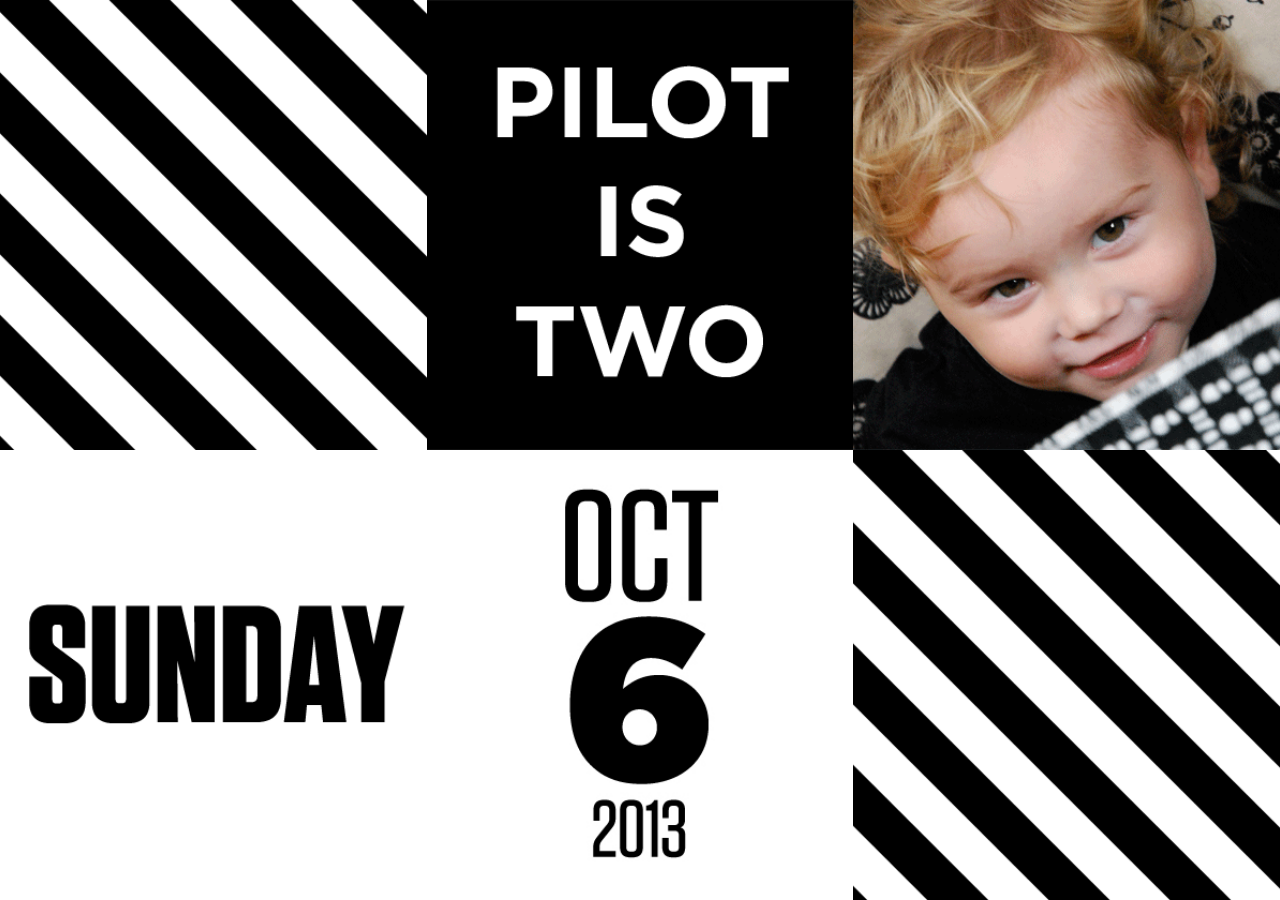
<file: pilot/index.html>
<!DOCTYPE html><meta charset="UTF-8">
<html>
	<head>
		<title>Pilot is two</title>
		<style type="text/css">


html, body, table {

	width:  100%;
	height: 100%;
	margin: 0;
	background-color: black;
	padding: 0;
}
body {

	overflow: hidden;
}
table, tr, td {
	
	margin:  0;
	border:  0;
	padding: 0;
	border-collapse: collapse;
}
td {

	background-position: center;
	background-size: cover;
}


		</style>
	</head>
	<body>
		<table>
			<tr>
				<td style="background-image: url(media/Lines.gif)">&nbsp;</td>
				<td style="background-image: url(media/PeekabooPilotis2.gif)">&nbsp;</td>
				<td style="background-image: url(media/Pilot1.gif)">&nbsp;</td>
			</tr>
			<tr>
				<td style="background-image: url(media/Funday.gif)">&nbsp;</td>
				<td style="background-image: url(media/Oct6.jpg)">&nbsp;</td>
				<td style="background-image: url(media/Lines.gif)">&nbsp;</td>
			</tr>
		</table>
	</body>
</html>
</file>
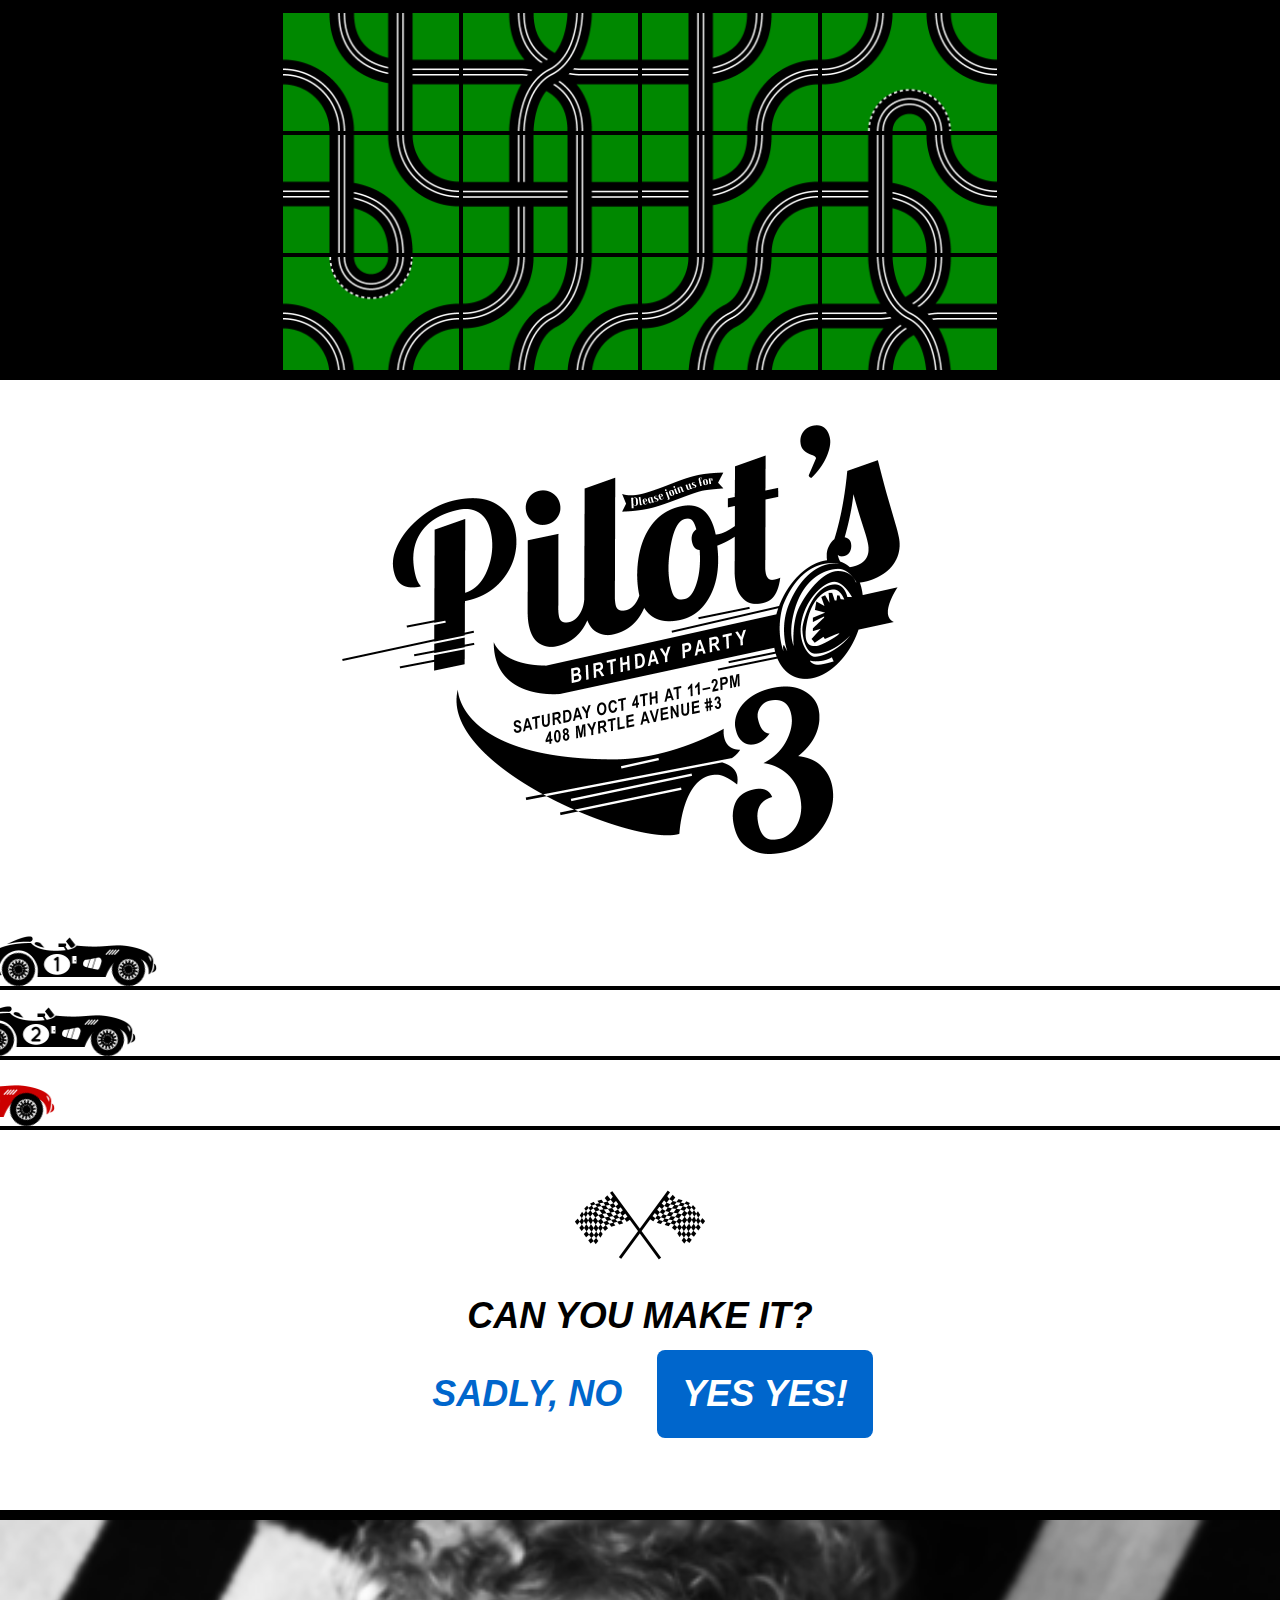
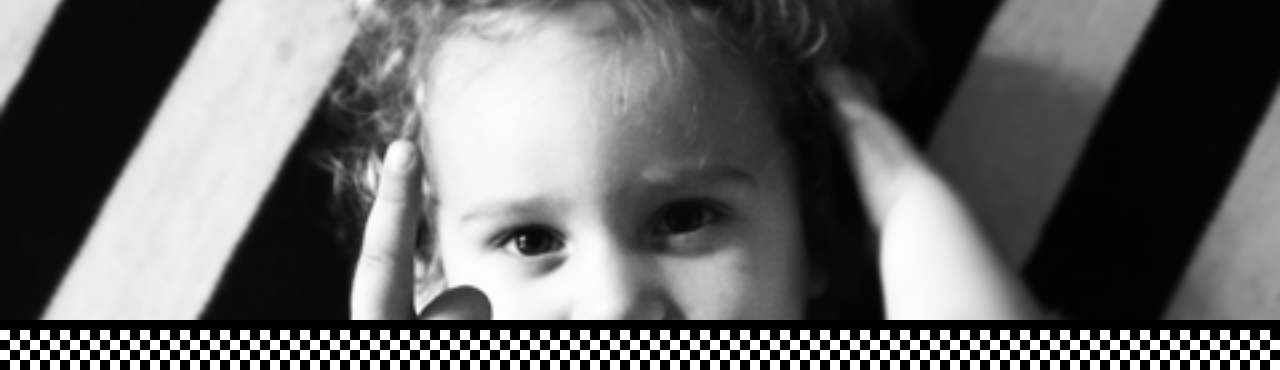
<file: pilot3/index.html>
<!DOCTYPE html>
<html>
	<head>
		<meta charset="utf-8">
		<meta name="viewport"           content="width=720">
		<meta name="description"        content="">
		<meta name="keywords"           content="">
		<meta name="copyright"          content="">
		<meta property="og:type"        content="website">
		<meta property="og:title"       content="Pilot=3">
		<meta property="og:description" content="Pilot is celebrating his third birthday.">
		<meta property="og:url"         content="http://stinasmith.com/pilot3">
		<meta property="og:image"       content="http://stinasmith.com/pilot3/media/masthead.png">
		<title>PILOT=3</title>		
		<!-- For iPad with high-resolution Retina display running iOS ≥ 7: -->
		<link rel="apple-touch-icon-precomposed" sizes="152x152" href="media/favicons/favicon-152.png">
		<!-- For iPad with high-resolution Retina display running iOS ≤ 6: -->
		<link rel="apple-touch-icon-precomposed" sizes="144x144" href="media/favicons/favicon-144.png">
		<!-- For iPhone with high-resolution Retina display running iOS ≥ 7: -->
		<link rel="apple-touch-icon-precomposed" sizes="120x120" href="media/favicons/favicon-120.png">
		<!-- For iPhone with high-resolution Retina display running iOS ≤ 6: -->
		<link rel="apple-touch-icon-precomposed" sizes="114x114" href="media/favicons/favicon-114.png">
		<!-- For first and second generation iPad: -->
		<link rel="apple-touch-icon-precomposed" sizes="72x72" href="media/favicons/favicon-72.png">
		<!-- For non-Retina iPhone, iPod Touch, and Android 2.1+ devices: -->
		<link rel="apple-touch-icon-precomposed" href="media/favicons/favicon-57.png">
		<!--  Whatever -->
		<link rel="icon" sizes="32x32" href="media/favicons/favicon-32.png">
		<link rel="stylesheet" type="text/css" href="styles/base.css">
		<script charset="utf-8" src="scripts/skip.js"></script>
		<script charset="utf-8" src="scripts/app.js"></script>
	</head>
	<body>
		<section class="stripe"></section>
		<section id="tiles">
			<table>
				<tr>
					<td><div class="card"><div class="back"></div><div class="front"></div></div></td>
					<td><div class="card"><div class="back"></div><div class="front"></div></div></td>
					<td><div class="card"><div class="back"></div><div class="front"></div></div></td>
					<td><div class="card"><div class="back"></div><div class="front"></div></div></td>
				</tr>
				<tr>
					<td><div class="card"><div class="back"></div><div class="front"></div></div></td>
					<td><div class="card"><div class="back"></div><div class="front"></div></div></td>
					<td><div class="card"><div class="back"></div><div class="front"></div></div></td>
					<td><div class="card"><div class="back"></div><div class="front"></div></div></td>
				</tr>
				<tr>
					<td><div class="card"><div class="back"></div><div class="front"></div></div></td>
					<td><div class="card"><div class="back"></div><div class="front"></div></div></td>
					<td><div class="card"><div class="back"></div><div class="front"></div></div></td>
					<td><div class="card"><div class="back"></div><div class="front"></div></div></td>
				</tr>
			</table>
		</section>
		<section class="stripe"></section>
		<section id="masthead"></section>
		<section id="cars">
			<div class="track"><div class="car" id="car-1"><div class="wheel wheel-rear"></div><div class="wheel wheel-front"></div></div></div>
			<div class="track"><div class="car" id="car-2"><div class="wheel wheel-rear"></div><div class="wheel wheel-front"></div></div></div>
			<div class="track"><div class="car" id="car-3"><div class="wheel wheel-rear"></div><div class="wheel wheel-front"></div></div></div>
		</section>
		<section id="rsvp">
			<img id="checkerflags" src="media/checkerflags.png"><br>
			Can you make it?<br>
			<div id="rsvp-buttons">
				<a class="button" id="rsvp-no"  href=".">Sadly, no</a>
				<a class="button" id="rsvp-yes" href="."><div class="button-hover"></div><div class="button-content">Yes yes!</div></a><br>
			</div>
		</section>
		<section class="stripe"></section>
		<section id="pilot"></section>
		<section class="stripe"></section>
		<section id="checkers"></section>
	</body>
</html>
</file>
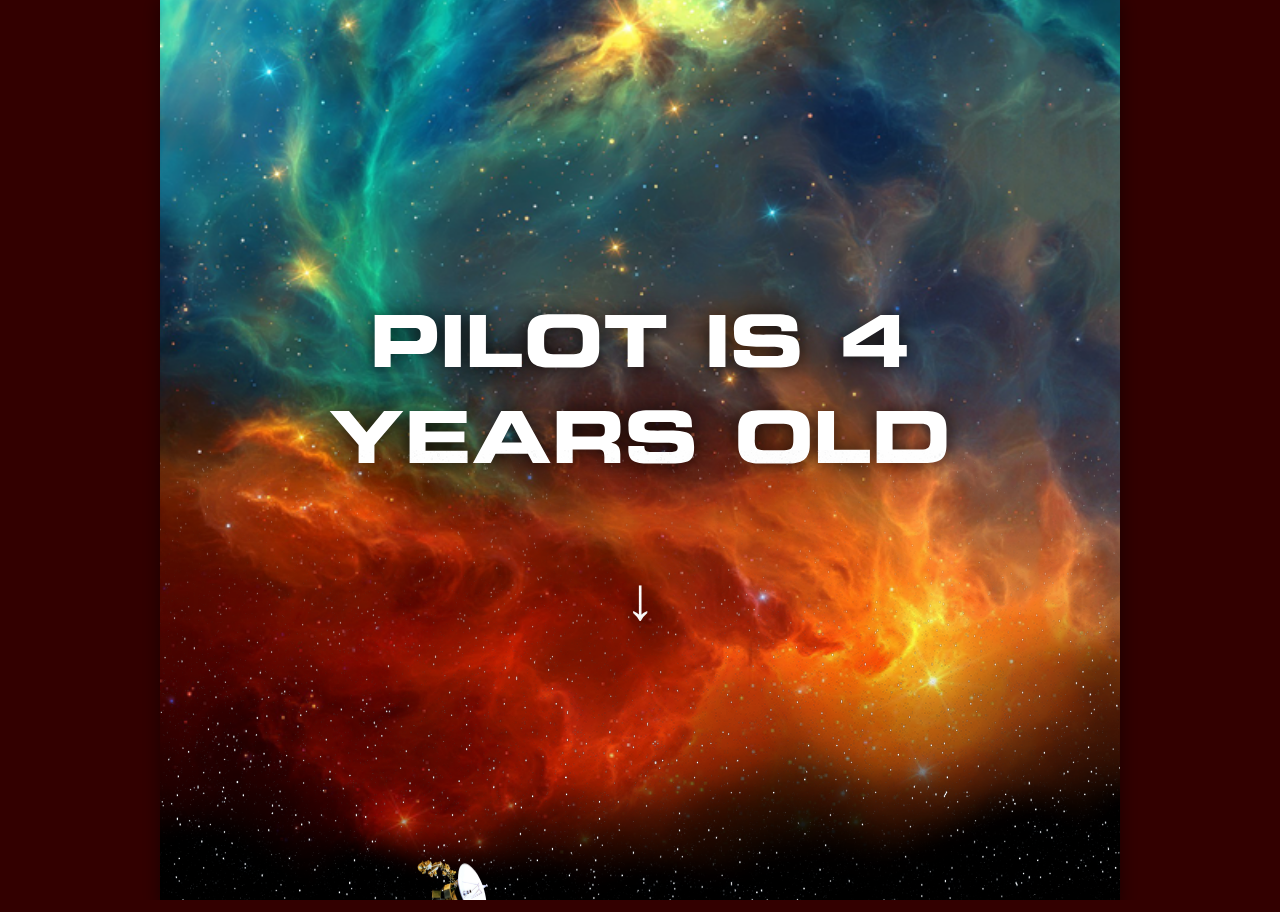
<file: pilot4/index.html>
<!DOCTYPE html>
<html>
	<head>
		<meta charset="utf-8">
		<meta name="viewport"           content="width=960">
		<meta name="description"        content="">
		<meta name="keywords"           content="">
		<meta name="copyright"          content="">
		<meta property="og:type"        content="website">
		<meta property="og:title"       content="PILOT 🚀 4">
		<meta property="og:description" content="Pilot is celebrating his 4th birthday.">
		<meta property="og:url"         content="http://stinasmith.com/pilot4">
		<meta property="og:image"       content="http://stinasmith.com/pilot4/media/masthead.png">
		<title>PILOT 🚀 4</title>
		<link rel="icon" sizes="32x32" href="media/favicons/favicon-32.png">
		<link rel="stylesheet" type="text/css" href="styles/pilot4.css">
	</head>
	<body>
		<div id="pager">
			<div class="parallax">




				<!--  Neblua  -->

				<div id="countdown-2" class="parallax-group">
					<div class="parallax-layer parallax-layer-deep"></div>
					<div class="parallax-layer parallax-layer-base"></div>
					<div class="parallax-layer parallax-layer-fore2">
						<div class="text">
							<img id="pilot" src="media/pilot.svg" alt="Pilot is 4 years old"><br>
							<span id="down-arrow" class="blink">&darr;</span>
						</div>
					</div>				
				</div>
				



				<!--  Shuttle  -->

				<div id="countdown-1" class="parallax-group">
					<div class="parallax-layer parallax-layer-back twinkle1"></div>
					<div class="parallax-layer parallax-layer-base">
						<img id="voyager" src="media/voyager.png">
						<img id="moon" src="media/moon.png">
					</div>
					<div class="parallax-layer parallax-layer-fore">
						<img id="shuttle" src="media/shuttle.png">
					</div>
					<div class="parallax-layer parallax-layer-fore2">
						<div class="text">
							<img id="celebrate" src="media/celebrate.svg" alt="Celebrate with us">
						</div>
					</div>
				</div>
				



				<!--  Earth rise  -->

				<div id="countdown-0" class="parallax-group">
					<div class="parallax-layer parallax-layer-base twinkle2"></div>
					<div class="parallax-layer parallax-layer-fore"></div>
					<div class="parallax-layer parallax-layer-fore2">
						<div class="text">
							<img id="saturday" src="media/saturday.svg" alt="Saturday"><br>
							<div class="simpler">
								10 October 2015<br>
								2–4pm<br>
								<br>
								408 Myrtle Avenue #3<br>
								Brooklyn NY 11205<br>
								Planet Earth
							</div>
							<br>
						</div>
					</div>
				</div>
			


			
			</div>
		</div>
	</body>
</html>
</file>
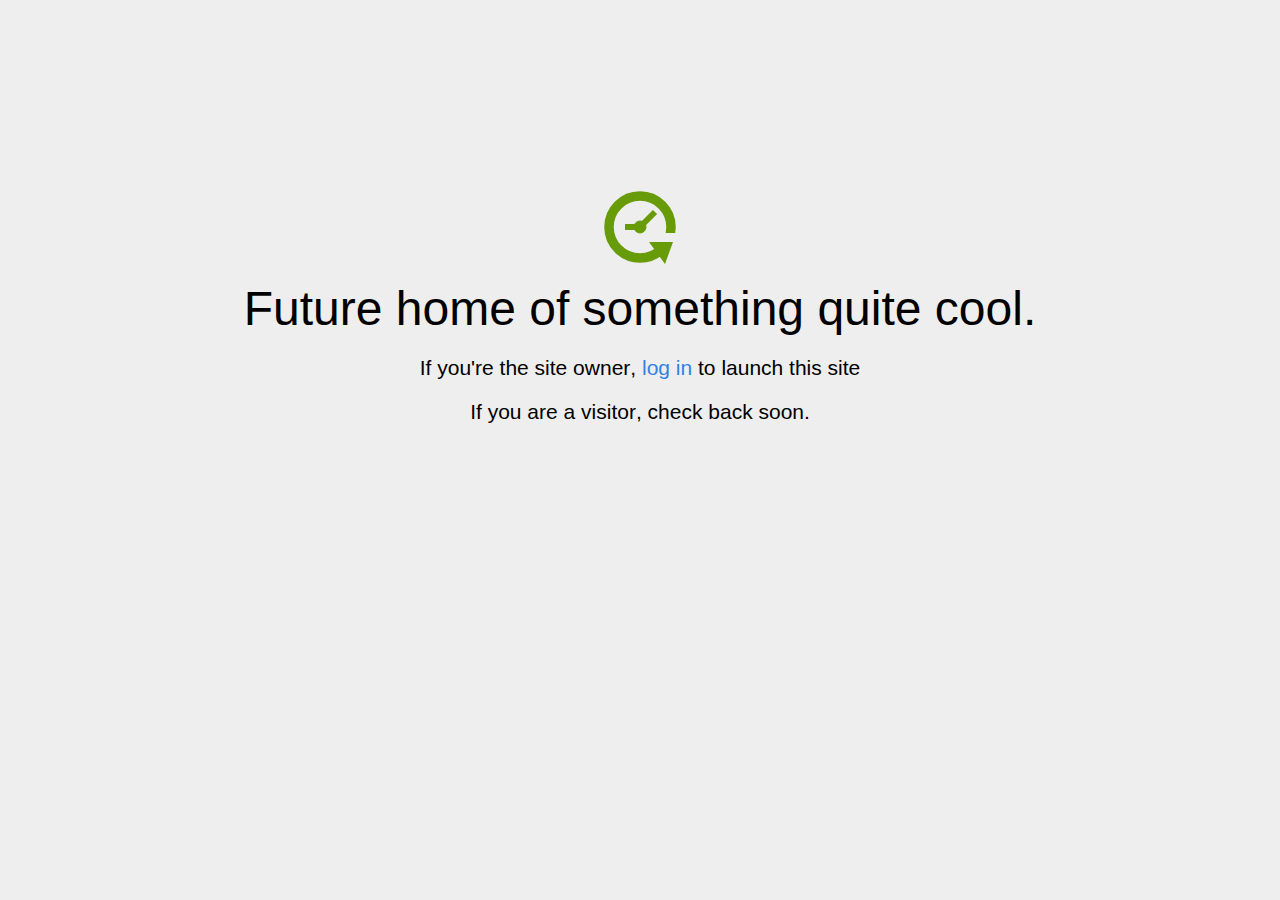
<file: home.html>
<!DOCTYPE html>
<html>
<head>
<title>Coming Soon</title>
<meta http-equiv="content-type" content="text/html; charset=utf-8" >
<meta name="viewport" content="width=device-width, initial-scale=1.0">
<style type="text/css">
body {
  /*background: linear-gradient(90deg, white, gray);*/
  background-color: #eee;
}

body, h1, p {
  font-family: "Helvetica Neue", "Segoe UI", Segoe, Helvetica, Arial, "Lucida Grande", sans-serif;
  font-weight: normal;
  margin: 0;
  padding: 0;
  text-align: center;
}

.container {
  margin-left:  auto;
  margin-right:  auto;
  margin-top: 177px;
  max-width: 1170px;
  padding-right: 15px;
  padding-left: 15px;
}

.row:before, .row:after {
  display: table;
  content: " ";
}

h1 {
  font-size: 48px;
  font-weight: 300;
  margin: 0 0 20px 0;
}

.lead {
  font-size: 21px;
  font-weight: 200;
  margin-bottom: 20px;
}

p {
  margin: 0 0 10px;
}

a {
  color: #3282e6;
  text-decoration: none;
}
</style>
</head>

<body>
<div class="container text-center" id="error">

  <svg height="100" width="100">
    <circle cx="50" cy="50" r="31" stroke="#679b08" stroke-width="9.5" fill="none" />
    <circle cx="50" cy="50" r="6" stroke="#679b08" stroke-width="1" fill="#679b08" />
    <line x1="50" y1="50" x2="35" y2="50" style="stroke:#679b08;stroke-width:6" />
    <line x1="65" y1="35" x2="50" y2="50" style="stroke:#679b08;stroke-width:6" />
    <path d="M59 65 L83 65 L75 87 Z" fill="#679b08" />
    <rect width="20" height="9" x="70" y="56" style="fill:#eee;stroke-width:0;" />
  </svg>
  <div class="row">
    <div class="col-md-12">
      <div class="main-icon text-success"><span class="uxicon uxicon-clock-refresh"></span></div>
      <h1>Future home of something quite cool.</h1>
      <p class="lead">If you're the <strong>site owner</strong>, <a href="/cpanel">log in</a> to launch this site</p>
      <p class="lead">If you are a <strong>visitor</strong>, check back soon.</p>
    </div>
  </div>

</div>

</body>
</html>
</file>
<file: pilot3/styles/base.css>
@charset "UTF-8";




    /************/
   /*          */
  /*   Base   */
 /*          */
/************/


html, body {

	width:  100%;
	height: 100%;
}
body {

	margin:  0;
	background: #000;
	color: #000;
	font-family: Arial, sans-serif;
	font-size:   36px;
	line-height: 48px;
	/*
	-webkit-touch-callout: none;
	-webkit-user-select:   none;
	-khtml-user-select:    none;
	-moz-user-select:      none;
	-ms-user-select:       none;
	user-select:           none;*/
}
a {

	color: #06C;
	text-decoration: none;
}
a:hover {
	
	border-bottom: 1px solid #06C;
}
a.button {

	position: relative;
	display: inline-block;
	border: none;
	border-radius: 8px;
	background-color: #06C;
	color: #FFF;
	padding: 20px 25px;
	text-transform: uppercase;
	font-weight: bold;
	overflow: hidden;
}
a.button .button-hover {

	position: absolute;
	top:  0;
	left: 0;
	width: 100%;
	height:  0;
	border-radius: 8px;
	background-color: #090;
	-webkit-transition: height 0.1s linear 0s;
	transition: height 0.1s linear 0s;
}
a.button .button-content {

	position: relative;
	top:  0;
	left: 0;
	width:  100%;
	height: 100%;
}
a.button:hover .button-hover, a.button:active .button-hover {

	height: 100%;
	-webkit-transition: height 0.1s linear 0s;
	transition: height 0.1s linear 0s;
}
section {

	position: relative;
	-moz-box-sizing: border-box;
	box-sizing: border-box;
	background-color: #FFF;
	text-align: center;
}
table, tr, td {

	margin: 0;
	/*border-collapse: collapse;*/
	padding: 0;
}




    /*************/
   /*           */
  /*   Tiles   */
 /*           */
/*************/


#tiles {

	height: 360px;
	background-color: transparent;
	overflow: hidden;
}
#tiles table {

	position: absolute;
	top: 0;
	left: 50%;
	margin-left: -360px;
	width:  720px;
	height: 360px;
}
#tiles tr {

	height: 120px;
}
#tiles td {

	position: relative;
	border: 1px solid #000;
	perspective: 600px;
	-webkit-perspective: 600px;
}
.card {

	position: absolute;
	top: 0;
	left: 0;
	width:  100%;
	height: 100%;
	transition: 1s;
	transform-style: preserve-3d;
	-webkit-transform-style: preserve-3d;	
	perspective-origin: 50% 50%;
	-webkit-perspective-origin: 50% 50%;
}
.card.flip {

	transform: rotateY( 180deg );
	-webkit-transform: rotateY( 180deg );
}
.card .front, .card .back {

	position: absolute;
	top:  0;
	left: 0;
	width:  100%;
	height: 100%;
	background-size: 100% 100%;
	backface-visibility: hidden;
	-webkit-backface-visibility: hidden;
}
.card .front {

	background-color: #080;
	transform: rotateY( 0deg );
	-webkit-transform: rotateY( 0deg );
}
.card .back {

	background-color: #0B0;
	transform: rotateY( 180deg );
	-webkit-transform: rotateY( 180deg );
}
.stripe {

	height: 10px;
	background-color: #000;
}




    /****************/
   /*              */
  /*   Masthead   */
 /*              */
/****************/


#masthead {

	position: relative;
	height: 540px;
	background-image: url( ../media/masthead.png );
	background-repeat: no-repeat;
	background-size: 600px 600px;
	background-position: center center;
}




    /************/
   /*          */
  /*   Cars   */
 /*          */
/************/


.track {

	position: relative;
	-moz-box-sizing: border-box;
	box-sizing: border-box;
	width: 100%;
	height: 70px;
	border-bottom: 4px solid #000;
	overflow: hidden;
}
.car {

	position: absolute;
	left: 0;
	bottom: 0;
	width: 180px;
	height: 50px;
	background-image: url( ../media/car-1.png );
	background-repeat: no-repeat;
	background-size: 100% 100%;
}
#car-2 {

	background-image: url( ../media/car-2.png );
}
#car-3 {

	background-image: url( ../media/car-3.png );
}
.wheel {

	position: absolute;	
	left:   25px;
	bottom:  0;
	width:  33px;
	height: 33px;
	background-image: url( ../media/wheel.png );
	background-size: 33px 33px;
    -webkit-transform-origin: 50% 50%;
    -o-transform-origin:      50% 50%;
    transform-origin:         50% 50%;
}
.wheel-front {

	left: 135px;
}




    /************/
   /*          */
  /*   RSVP   */
 /*          */
/************/


#rsvp {

	padding: 60px 0 60px 0;
	text-transform: uppercase;
	font-style: italic;
	font-weight: bold;
}
#checkerflags {

	display: inline-block;
	margin-bottom: 20px;
	width: 130px;
	height: 70px;
}
#rsvp-buttons {

	margin-top: 10px;
}
#rsvp-no {

	background-color: transparent;
	color: #06C;
}
#rsvp-no:hover {

	text-decoration: underline;
}
#rsvp-yes {

	display: inline-block;
}




    /*************/
   /*           */
  /*   Pilot   */
 /*           */
/*************/


#pilot {

	height: 400px;
	background-image: url( ../media/pilot-small.gif );
	background-size: cover;
}
#checkers {

	background-image: url( ../media/checkers.png );
	background-size: 20px 20px;
	background-position: center top;
	height: 40px;
}
</file>
<file: pilot4/styles/pilot4.css>
* {

	box-sizing: border-box;
	margin:  0;
	padding: 0;
}
html, body {

	width:  100%;
	height: 100%;
}
body {
	
	position: relative;
	background-color: #300;
	color: #FFF;
	font-family: 'Eurostile-BoldExtendedTwo', Eurostile, 'Helvetica Neue', Helvetica, Arial, sans-serif;
	font-size:   60px;
	line-height: 60px;
}
body.outake-stuff {

	overflow-y: scroll; /* has to be scroll, not auto */
	-webkit-overflow-scrolling: touch;
}


#scroll-background {

	position:  relative;
	height:    400vh;
	background-image: 
		url( ../media/nebula.png ),
		url( ../media/star-background.png );
	background-position: 
		top,
		0 50%;
	background-size: 100% auto;
	background-repeat: no-repeat;
	font-size: 400vh; /*  Sets 1em = to this font size  */
	line-height: 400vh;
	overflow:  hidden;
}
#scroll-foreground {

	position: fixed;
	top:  0;
	left: 0;
	width:    100vw;
	height:   100vh;
	overflow: hidden;
	/*-webkit-overflow-scrolling: touch;*/
}
#data {

	display: none;
	position: fixed;
	top:  0;
	left: 0;
	color: #FFF;
	font-family: 'Courier New', monospace;
	font-size: 40px;
}















/* Parallax base styles
--------------------------------------------- */

.parallax {
	
	height: 500px;/*  Fallback for older browsers.  */
	height: 100vh;
	overflow-x: hidden;
	overflow-y: auto;
	-webkit-perspective: 300px;
	        perspective: 300px;

	/*overflow-y: scroll;/*  Has to be scroll (not auto) for “scrolling: touch” to work.  */
	/*-webkit-overflow-scrolling: touch;*/
}
.parallax-group {
	
	position: relative;
	height: 500px; /*  Fallback for older browsers.  */
	height: 100vh;
	-webkit-transform-style: preserve-3d;
	        transform-style: preserve-3d;
}
.parallax-layer {
	
	position: absolute;
	top:    0;
	left:   0;
	right:  0;
	bottom: 0;
}
.parallax-layer-deep {

	-webkit-transform: translateZ( -600px ) scale( 3 );
	        transform: translateZ( -600px ) scale( 3 );
	z-index: 20;
}
.parallax-layer-back {

	-webkit-transform: translateZ( -300px ) scale( 2 );
	        transform: translateZ( -300px ) scale( 2 );
	z-index: 21;
}
.parallax-layer-base {
	
	-webkit-transform: translateZ( 0 );
	        transform: translateZ( 0 );
	z-index: 22;
}
.parallax-layer-fore {
	
	-webkit-transform: translateZ( 90px ) scale( .7 );
	        transform: translateZ( 90px ) scale( .7 );
	z-index: 23;
}
.parallax-layer-fore2 {
	
	-webkit-transform: translateZ( 150px ) scale( .5 );
	        transform: translateZ( 150px ) scale( .5 );
	z-index: 24;
}




/* Debugger styles - used to show the effect
--------------------------------------------- */

.debug {
	
	position: fixed;
	z-index: 999;
	top: 0;
	left: .5em;
	border-radius: 0 0 5px 5px;
	background: rgba(0,0,0,.85);
	padding: .5em;
	color: #fff;
}
.debug-on .parallax-group {
	
	-webkit-transform: translate3d(800px, 0, -800px) rotateY(30deg);
	transform: translate3d(700px, 0, -800px) rotateY(30deg);
}
.debug-on .parallax-layer {
	
	box-shadow: 0 0 0 2px #000;
	opacity: 0.9;
}
.parallax-group {
	
	-webkit-transition: -webkit-transform 0.5s;
	transition: transform 0.5s;
}




/* demo styles
--------------------------------------------- */

body, html {
	
	overflow: hidden;
}
.parallax {
	
	text-transform: uppercase;
	text-shadow: 0 0 20px rgba( 0, 0, 0, 0.5 );
}
.text {

	position: absolute;
	left: 50%;
	top:  50%;
	width:  100%;
	text-align: center;
	-webkit-transform: translate( -50%, -50% );
	        transform: translate( -50%, -50% );
}
#pager {

	margin: 0 auto;
	max-width: 960px;
	border-bottom: 12px solid rgba( 0, 0, 0, 0.3 );
	background-color: #000;
	box-shadow: 0 0 20px rgba( 0, 0, 0, 0.5 );
}







#countdown-2 .parallax-layer-deep {
	
	background-image: url( ../media/nebula-2.png );
	background-size: cover;
	background-position: bottom;
}
#pilot, #celebrate, #saturday {

	width: 720px;
	-webkit-filter: drop-shadow( 0 0 10px rgba( 0, 0, 0, 0.8 ));
            filter: drop-shadow( 0 0 10px rgba( 0, 0, 0, 0.8 ));
}
#down-arrow {

	font-weight: bold;
}
.blink {

	-webkit-animation: twinkle 2.0s ease-in-out 0s infinite normal;
	   -moz-animation: twinkle 2.0s ease-in-out 0s infinite normal;
	    -ms-animation: twinkle 2.0s ease-in-out 0s infinite normal;
	     -o-animation: twinkle 2.0s ease-in-out 0s infinite normal;
	        animation: twinkle 2.0s ease-in-out 0s infinite normal;
}
@-webkit-keyframes twinkle {

	  0% { opacity: 0.0; }
	 50% { opacity: 1.0; }
	100% { opacity: 0.0; }
}




#countdown-1 .parallax-layer-back {
	
	background-image: url( ../media/starfield-3.png );
}
#voyager {

	position: absolute;
	width:  125px;
	height: 118px;
	left:    50%;
	top:     50%;
	-webkit-transform: translate( -180%, -420% );
	        transform: translate( -180%, -420% );
}
#moon {

	position: absolute;
	width:  200px;
	height: 200px;
	left:    50%;
	top:     50%;
	-webkit-transform: translate( -270%, -40% );
	        transform: translate( -270%, -40% );
}
#shuttle {

	position: absolute;
	width:  312px;
	height: 600px;
	left:    50%;
	top:     50%;
	-webkit-transform: translate( -10%, 10% );
	        transform: translate( -10%, 10% );
}




#countdown-0 .parallax-layer-base {
	
	background-image: url( ../media/starfield-3.png );
	background-size: cover;
}
#countdown-0 .parallax-layer-fore {

	background-image: url( ../media/earth.png );
	background-position: center bottom;
	background-repeat: no-repeat;
}
#countdown-0 .parallax-layer-fore2 {

	vertical-align: center;
}
#saturday {

	margin-bottom: 20px;
}
.simpler {

	font-family: 'Helvetica Neue', Helvetica, Arial, sans-serif;
	font-size:    60px;
	line-height:  60px;
	text-transform: none;
}




.twinkle1 {

	-webkit-animation: twinkle 3.7s linear 0s infinite normal;
	   -moz-animation: twinkle 3.7s linear 0s infinite normal;
	    -ms-animation: twinkle 3.7s linear 0s infinite normal;
	     -o-animation: twinkle 3.7s linear 0s infinite normal;
	        animation: twinkle 3.7s linear 0s infinite normal;
}
.twinkle2 {

	-webkit-animation: twinkle 4.0s linear 0s infinite normal;
	   -moz-animation: twinkle 4.0s linear 0s infinite normal;
	    -ms-animation: twinkle 4.0s linear 0s infinite normal;
	     -o-animation: twinkle 4.0s linear 0s infinite normal;
	        animation: twinkle 4.0s linear 0s infinite normal;
}
@-webkit-keyframes twinkle {

	  0% { opacity: 1.0; }
	 50% { opacity: 0.3; }
	100% { opacity: 1.0; }
}
@-moz-keyframes twinkle {

	  0% { opacity: 1.0; }
	 50% { opacity: 0.3; }
	100% { opacity: 1.0; }
}
keyframes twinkle {

	  0% { opacity: 1.0; transform: rotate(0deg); }
	 50% { opacity: 0.3; transform: rotate(180deg); }
	100% { opacity: 1.0; transform: rotate(360deg); }
}
</file>
